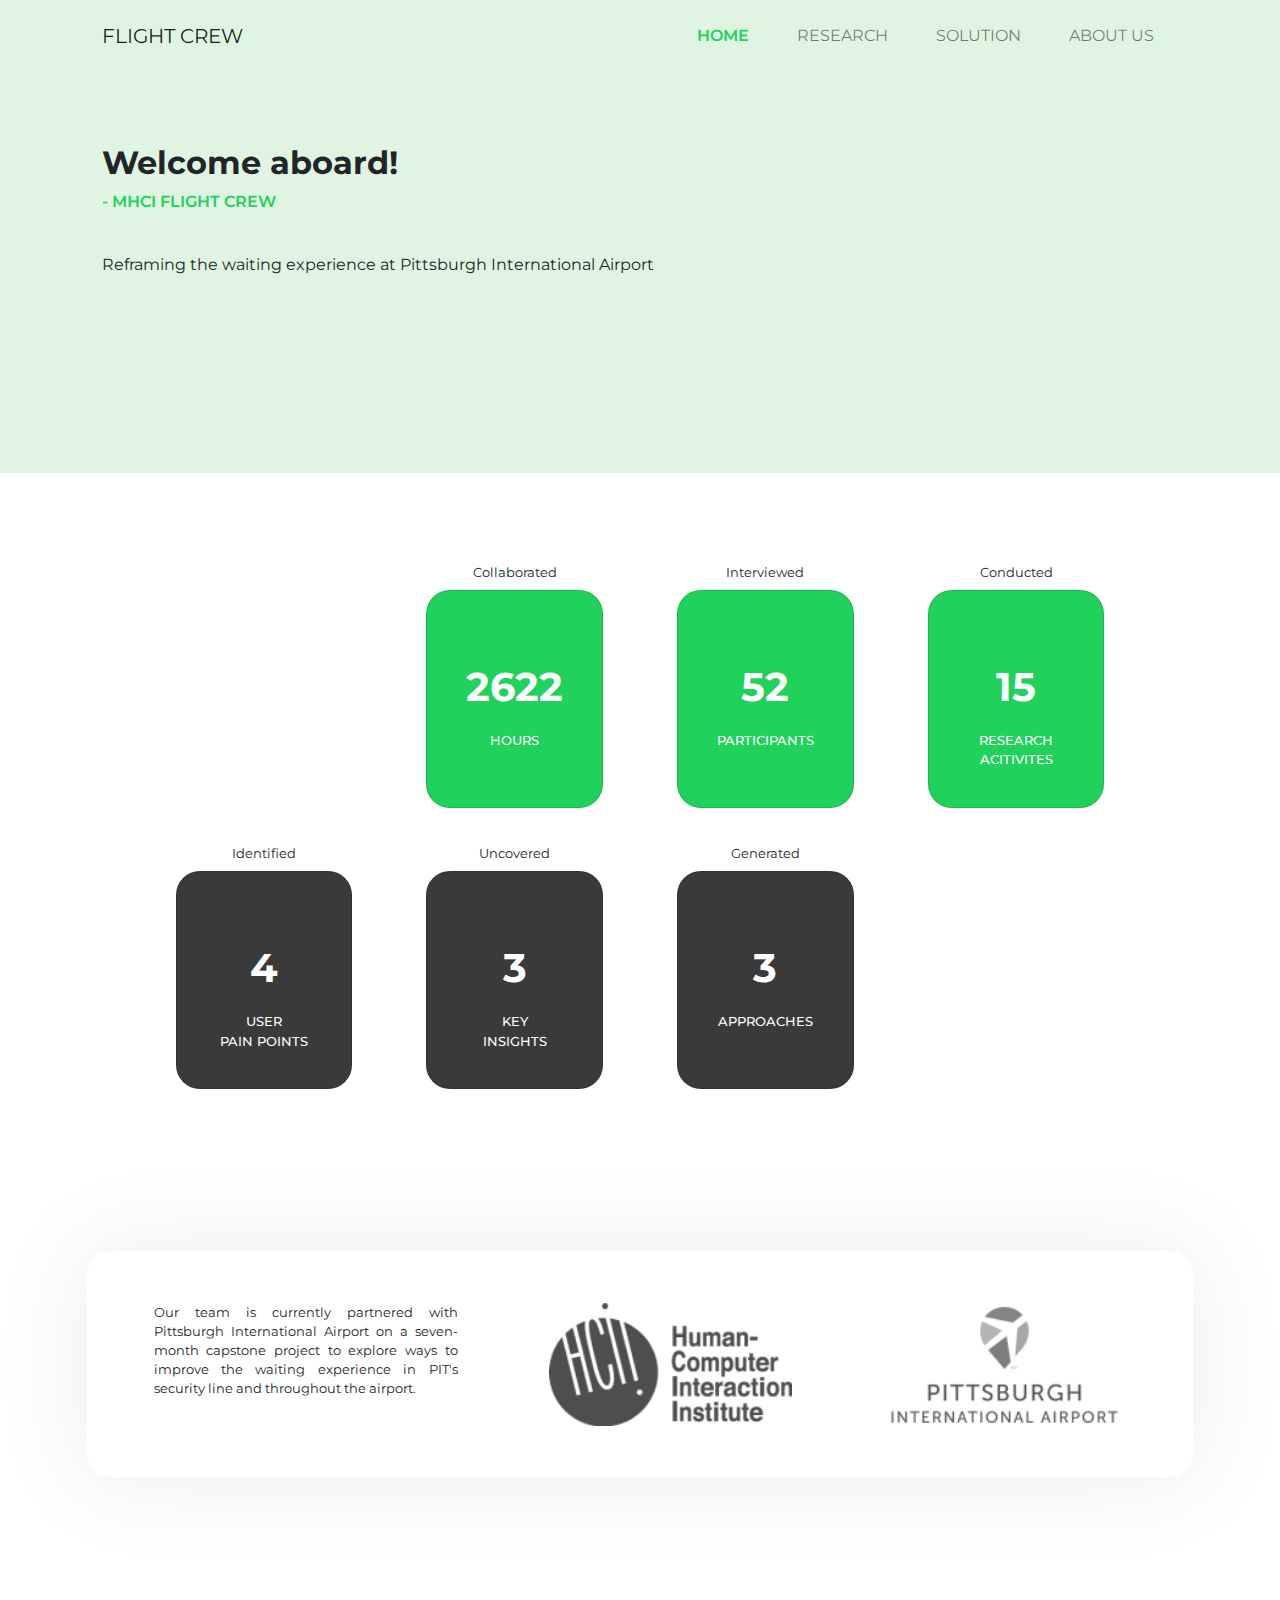
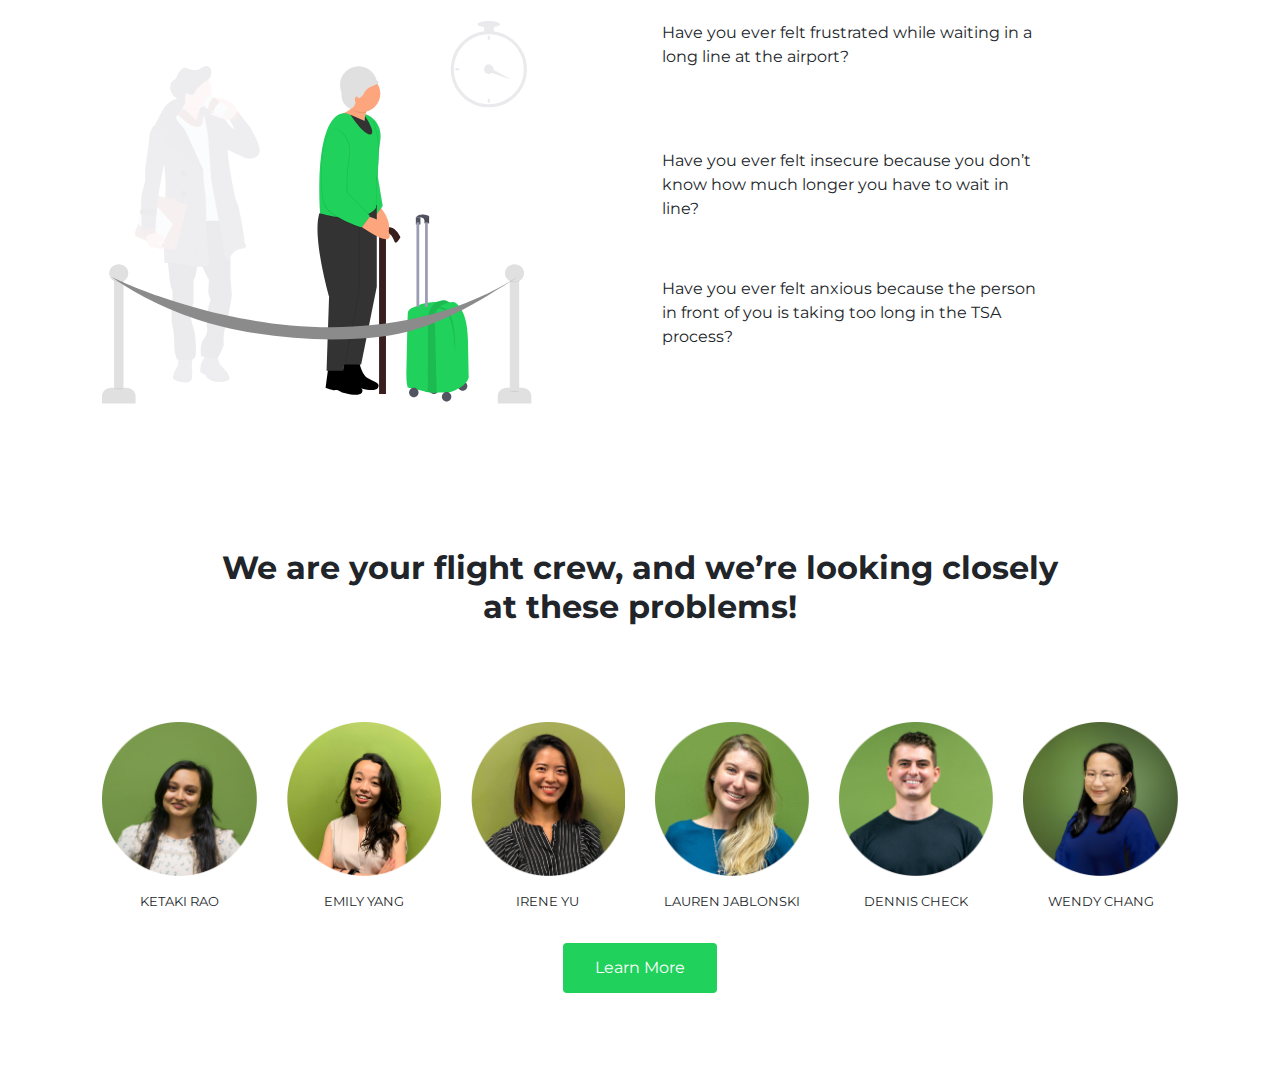
<file: index.html>
<html>

<head>
    <link rel="stylesheet" href="css/bootstrap.css">
    <link rel="stylesheet" href="css/main.css">
    <link href='https://fonts.googleapis.com/css?family=Montserrat:100,200,300,400,500,600,700,800,900' rel='stylesheet'>
    <meta name="viewport" content="width=device-width,initial-scale=1.0">
</head>

<body>
    <div class="hero">
        <nav class="navbar navbar-expand-lg navbar-light">
            <a class="navbar-brand" href="index.html">FLIGHT CREW</a>
            <button class="navbar-toggler" type="button" data-toggle="collapse" data-target="#navbarNavDropdown" aria-controls="navbarNavDropdown" aria-expanded="false" aria-label="Toggle navigation">
                <span class="navbar-toggler-icon"></span>
            </button>
            <div class="collapse navbar-collapse" id="navbarNavDropdown">
                <ul class="navbar-nav ml-auto">
                    <li class="nav-item active">
                        <a class="nav-link" href="index.html">Home <span class="sr-only">(current)</span></a>
                    </li>
                    <li class="nav-item">
                        <a class="nav-link" href="research.html">Research</a>
                    </li>
                    <li class="nav-item">
                        <a class="nav-link" href="solution.html">Solution</a>
                    </li>
                    <li class="nav-item">
                        <a class="nav-link" href="about.html">About Us</a>
                    </li>
                    <!-- <li class="nav-item dropdown">
                        <a class="nav-link dropdown-toggle" href="#" id="navbarDropdownMenuLink" data-toggle="dropdown"
                            aria-haspopup="true" aria-expanded="false">
                            Dropdown link
                        </a>
                        <div class="dropdown-menu" aria-labelledby="navbarDropdownMenuLink">
                            <a class="dropdown-item" href="#">Action</a>
                            <a class="dropdown-item" href="#">Another action</a>
                            <a class="dropdown-item" href="#">Something else here</a>
                        </div>
                    </li> -->
                </ul>
            </div>
        </nav>

        <div class="container-fluid hero-content">
            <div class="row">
                <div class="col-8">
                    <div class="content">
                        <div class="header-content">
                            <h2>Welcome aboard!</h2>
                            <p>- MHCI FLIGHT CREW</p>
                        </div>
                        <div>
                            <p>Reframing the waiting experience at Pittsburgh International Airport</p>
                        </div>
                    </div>
                </div>
                <div class="col-5"></div>
            </div>
        </div>
    </div>
    <section>
        <div class="container-fluid">
            <div class="row card-row green-cards">
                <div class="col-sm">
                </div>
                <div class="col-sm">
                    <div class="group-card">
                        <p>Collaborated</p>
                        <div class="card">
                            <div class="card-content">
                                <div class="card-header">
                                    <h1>2622</h1>
                                </div>
                                <div class="card-title">
                                    <p>HOURS</p>
                                </div>
                            </div>
                        </div>
                    </div>
                </div>
                <div class="col-sm">
                    <div class="group-card">
                        <p>Interviewed</p>
                        <div class="card">
                            <div class="card-content">
                                <div class="card-header">
                                    <h1>52</h1>
                                </div>
                                <div class="card-title">
                                    <p>PARTICIPANTS</p>
                                </div>
                            </div>
                        </div>
                    </div>
                </div>
                <div class="col-sm">
                    <div class="group-card">
                        <p>Conducted</p>
                        <div class="card">
                            <div class="card-content">
                                <div class="card-header">
                                    <h1>15</h1>
                                </div>
                                <div class="card-title">
                                    <p>RESEARCH<br>ACITIVITES</p>
                                </div>
                            </div>
                        </div>
                    </div>
                </div>
            </div>
            <div class="row card-row gray-cards">
                <div class="col-sm">
                    <div class="group-card">
                        <p>Identified</p>
                        <div class="card">
                            <div class="card-content">
                                <div class="card-header">
                                    <h1>4</h1>
                                </div>
                                <div class="card-title">
                                    <p>USER<br>PAIN POINTS</p>
                                </div>
                            </div>
                        </div>
                    </div>
                </div>
                <div class="col-sm">
                    <div class="group-card">
                        <p>Uncovered</p>
                        <div class="card">
                            <div class="card-content">
                                <div class="card-header">
                                    <h1>3</h1>
                                </div>
                                <div class="card-title">
                                    <p>KEY<br>INSIGHTS</p>
                                </div>
                            </div>
                        </div>
                    </div>
                </div>
                <div class="col-sm">
                    <div class="group-card">
                        <p>Generated</p>
                        <div class="card">
                            <div class="card-content">
                                <div class="card-header">
                                    <h1>3</h1>
                                </div>
                                <div class="card-title">
                                    <p>APPROACHES</p>
                                </div>
                            </div>
                        </div>
                    </div>
                </div>
                <div class="col-sm">
                </div>
            </div>
        </div>
    </section>
    <section>
        <div class="container-fluid">
            <div class="row banner">
                <div class="col-sm">
                    <p>Our team is currently partnered with Pittsburgh International Airport on a seven-month capstone project to explore ways to improve the waiting experience in PIT's security line and throughout the airport.</p>
                </div>
                <div class="col-sm">
                    <img src="assets/images/HCII.png" />
                </div>
                <div class="col-sm">
                    <img src="assets/images/PIT.png" />
                </div>

            </div>
        </div>
    </section>
    <section>
        <div class="container-fluid">
            <div class="pain-points">
                <div class="pain-points-img">
                    <img src="assets/images/InlineGraphic.svg" />
                </div>
                <div class="pain-points-content">
                    <div>Have you ever felt frustrated while waiting in a long line at the airport?
                    </div>
                    <div>Have you ever felt insecure because you don’t know how much longer you have to wait in line?
                    </div>
                    <div>Have you ever felt anxious because the person in front of you is taking too long in the TSA process?
                    </div>
                </div>
            </div>
        </div>
    </section>
    <section>
        <div class="container-fluid crew">
            <div class="title">
                <h2>We are your flight crew, and we’re looking closely at these problems!</h2>
            </div>
            <div class="row">
                <div class="col-sm">
                    <img src="assets/images/Ketaki.png" />
                    <p>Ketaki Rao</p>
                </div>
                <div class="col-sm">
                    <img src="assets/images/Emily.png" />
                    <p>Emily Yang</p>
                </div>
                <div class="col-sm">
                    <img src="assets/images/Irene.png" />
                    <p>Irene Yu</p>
                </div>
                <div class="col-sm">
                    <img src="assets/images/Lauren.png" />
                    <p>Lauren Jablonski</p>
                </div>
                <div class="col-sm">
                    <img src="assets/images/Denny.png" />
                    <p>Dennis Check</p>
                </div>
                <div class="col-sm">
                    <img src="assets/images/Wendy.png" />
                    <p>Wendy Chang</p>
                </div>
            </div>
            <div class="learn-more">
                <a class="btn btn-primary" href="about.html">Learn More</a>
            </div>
        </div>
    </section>
    <script src="https://code.jquery.com/jquery-3.2.1.slim.min.js"></script>
    <script src="js/bootstrap.js"></script>
</body>

</html>
</file>
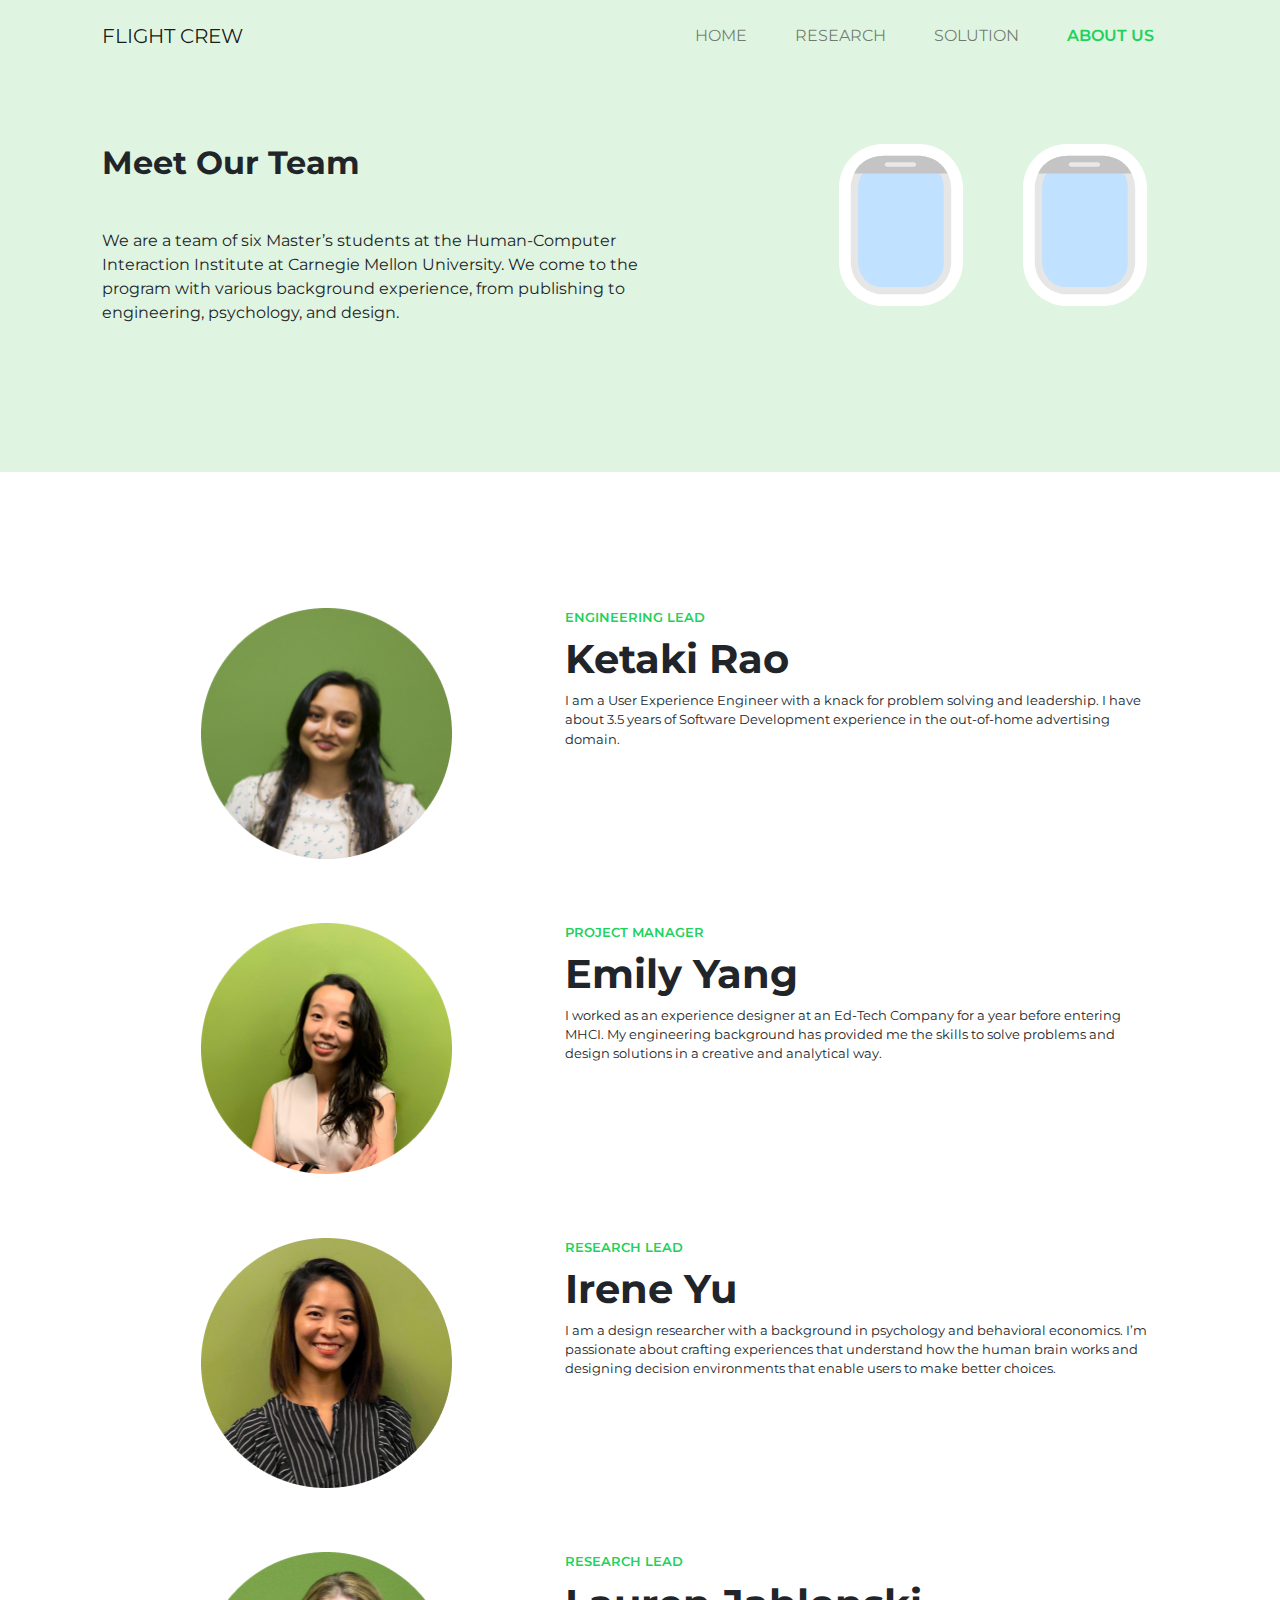
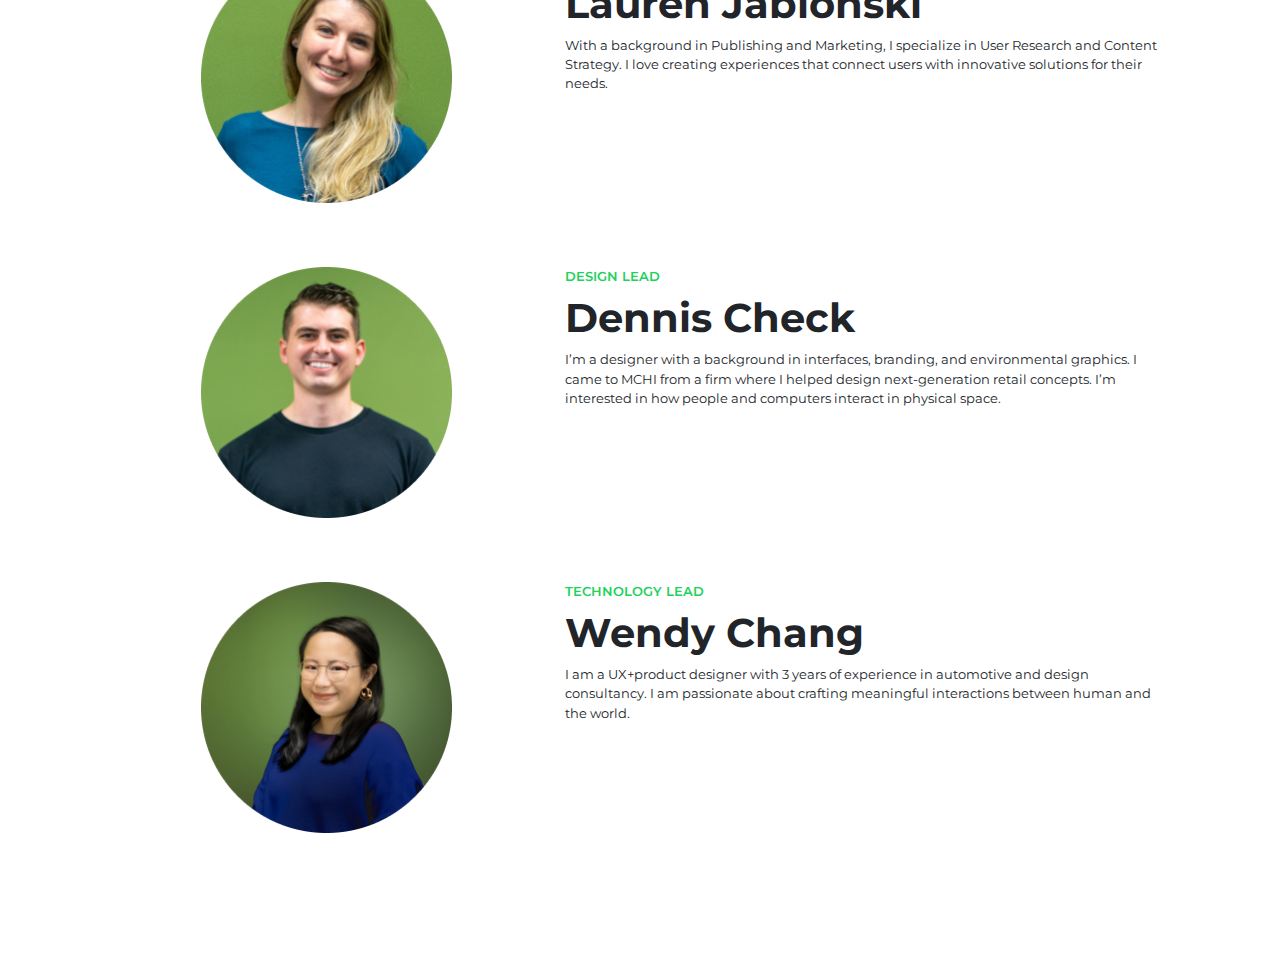
<file: about.html>
<html>

<head>
    <link rel="stylesheet" href="css/bootstrap.css">
    <link rel="stylesheet" href="css/main.css">
    <link href='https://fonts.googleapis.com/css?family=Montserrat:100,200,300,400,500,600,700,800,900' rel='stylesheet'>
    <meta name="viewport" content="width=device-width,initial-scale=1.0">
</head>

<body>
    <div class="hero">
        <nav class="navbar navbar-expand-lg navbar-light">
            <a class="navbar-brand" href="index.html">FLIGHT CREW</a>
            <button class="navbar-toggler" type="button" data-toggle="collapse" data-target="#navbarNavDropdown" aria-controls="navbarNavDropdown" aria-expanded="false" aria-label="Toggle navigation">
                <span class="navbar-toggler-icon"></span>
            </button>
            <div class="collapse navbar-collapse" id="navbarNavDropdown">
                <ul class="navbar-nav ml-auto">
                    <li class="nav-item">
                        <a class="nav-link" href="index.html">Home <span class="sr-only">(current)</span></a>
                    </li>
                    <li class="nav-item">
                        <a class="nav-link" href="research.html">Research</a>
                    </li>
                    <li class="nav-item">
                        <a class="nav-link" href="solution.html">Solution</a>
                    </li>
                    <li class="nav-item active">
                        <a class="nav-link" href="about.html">About Us</a>
                    </li>
                    <!-- <li class="nav-item dropdown">
                        <a class="nav-link dropdown-toggle" href="#" id="navbarDropdownMenuLink" data-toggle="dropdown"
                            aria-haspopup="true" aria-expanded="false">
                            Dropdown link
                        </a>
                        <div class="dropdown-menu" aria-labelledby="navbarDropdownMenuLink">
                            <a class="dropdown-item" href="#">Action</a>
                            <a class="dropdown-item" href="#">Another action</a>
                            <a class="dropdown-item" href="#">Something else here</a>
                        </div>
                    </li> -->
                </ul>
            </div>
        </nav>
        <div class="container-fluid hero-content">
            <div class="row">
                <div class="col-8">
                    <div class="content">
                        <div class="header-content">
                            <h2>Meet Our Team</h2>
                        </div>
                        <div>
                            <p>We are a team of six Master’s students at the Human-Computer Interaction Institute at Carnegie Mellon University. We come to the program with various background experience, from publishing to engineering, psychology, and design.</p>
                        </div>
                    </div>
                </div>
                <div class="col">
                    <img src="assets/images/about/pane.svg" />
                </div>
                <div class="col hide">
                    <img src="assets/images/about/pane.svg" />
                </div>
            </div>
        </div>
    </div>
    <section>
        <div class="container-fluid crew-members">
            <div class="row">
                <div class="col-5">
                    <img src="assets/images/about/Ketaki.png" />
                </div>
                <div class="col-7">
                    <div class="member-info">
                        <p class="title">
                            Engineering Lead
                        </p>
                        <h1>Ketaki Rao</h1>
                        <p class="body">
                            I am a User Experience Engineer with a knack for problem solving and leadership. I have about 3.5 years of Software Development experience in the out-of-home advertising domain.
                        </p>
                    </div>
                </div>
            </div>
            <div class="row">
                <div class="col-5">
                    <img src="assets/images/about/Emily.png" />
                </div>
                <div class="col-7">
                    <div class="member-info">
                        <p class="title">
                            Project Manager
                        </p>
                        <h1>Emily Yang</h1>
                        <p class="body">
                            I worked as an experience designer at an Ed-Tech Company for a year before entering MHCI. My engineering background has provided me the skills to solve problems and design solutions in a creative and analytical way.
                        </p>
                    </div>
                </div>
            </div>
            <div class="row">
                <div class="col-5">
                    <img src="assets/images/about/Irene.png" />
                </div>
                <div class="col-7">
                    <div class="member-info">
                        <p class="title">
                            Research Lead
                        </p>
                        <h1>Irene Yu</h1>
                        <p class="body">
                            I am a design researcher with a background in psychology and behavioral economics. I’m passionate about crafting experiences that understand how the human brain works and designing decision environments that enable users to make better choices.
                        </p>
                    </div>
                </div>
            </div>
            <div class="row">
                <div class="col-5">
                    <img src="assets/images/about/Lauren.png" />
                </div>
                <div class="col-7">
                    <div class="member-info">
                        <p class="title">
                            Research Lead
                        </p>
                        <h1>Lauren Jablonski</h1>
                        <p class="body">
                            With a background in Publishing and Marketing, I specialize in User Research and Content Strategy. I love creating experiences that connect users with innovative solutions for their needs.
                        </p>
                    </div>
                </div>
            </div>
            <div class="row">
                <div class="col-5">
                    <img src="assets/images/about/Denny.png" />
                </div>
                <div class="col-7">
                    <div class="member-info">
                        <p class="title">
                            Design Lead
                        </p>
                        <h1>Dennis Check</h1>
                        <p class="body">
                            I’m a designer with a background in interfaces, branding, and environmental graphics. I came to MCHI from a firm where I helped design next-generation retail concepts. I’m interested in how people and computers interact in physical space.
                        </p>
                    </div>
                </div>
            </div>
            <div class="row">
                <div class="col-5">
                    <img src="assets/images/about/Wendy.png" />
                </div>
                <div class="col-7">
                    <div class="member-info">
                        <p class="title">
                            Technology Lead
                        </p>
                        <h1>Wendy Chang</h1>
                        <p class="body">
                            I am a UX+product designer with 3 years of experience in automotive and design consultancy. I am passionate about crafting meaningful interactions between human and the world.
                        </p>
                    </div>
                </div>
            </div>
        </div>
    </section>
    <script src="https://code.jquery.com/jquery-3.2.1.slim.min.js"></script>
    <script src="js/bootstrap.js"></script>
</body>

</html>
</file>
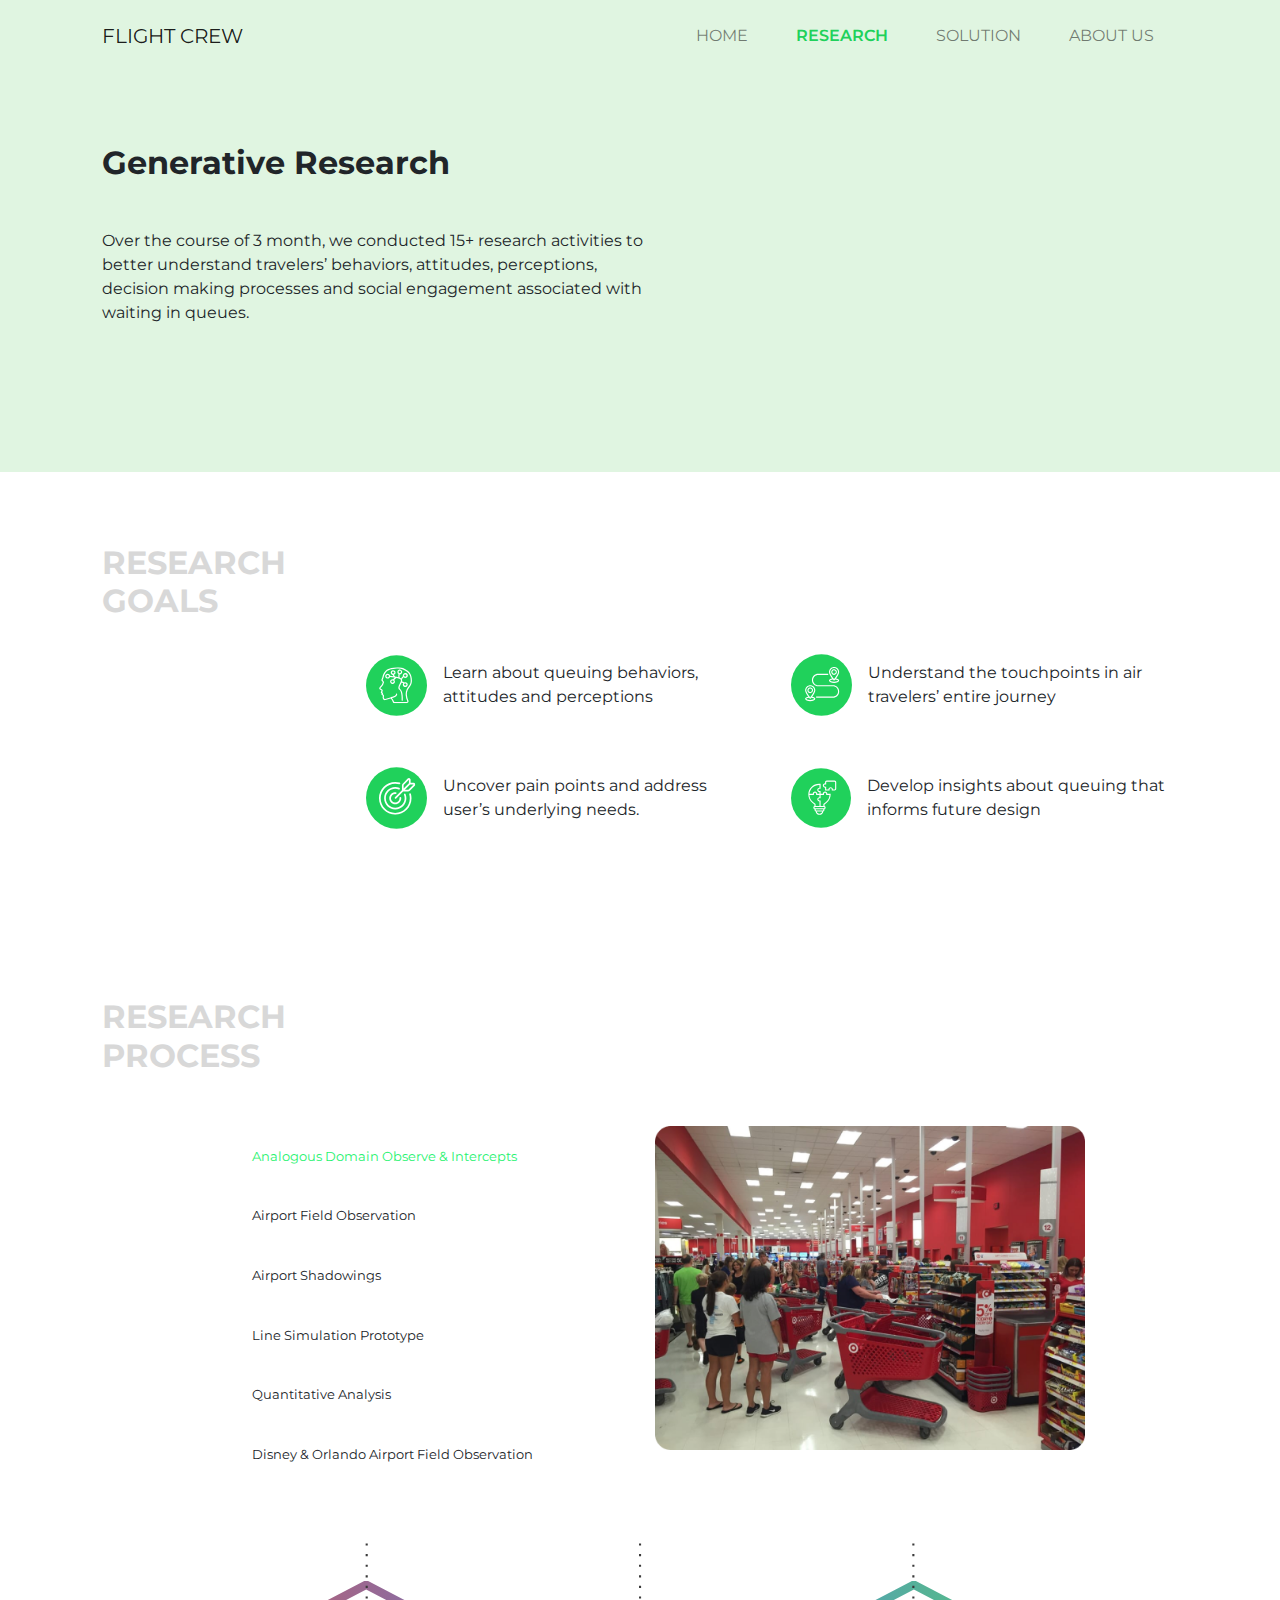
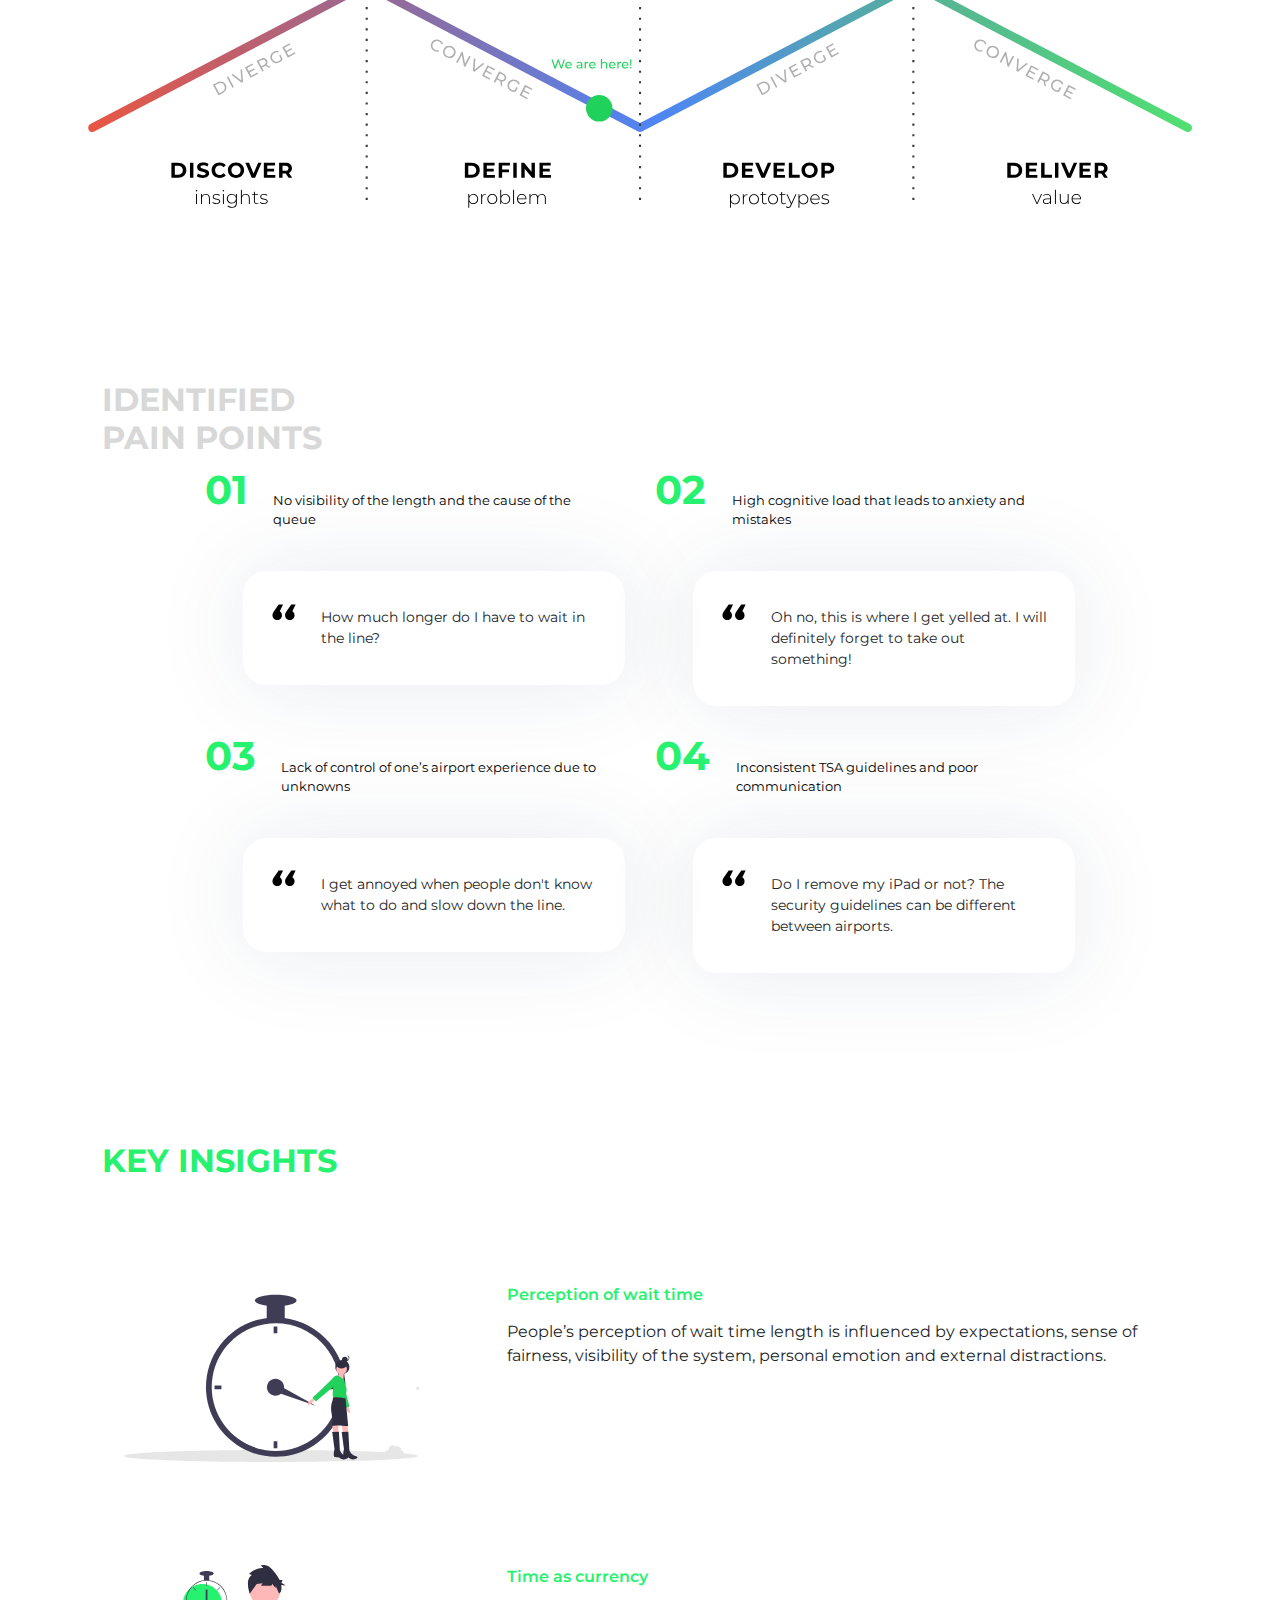
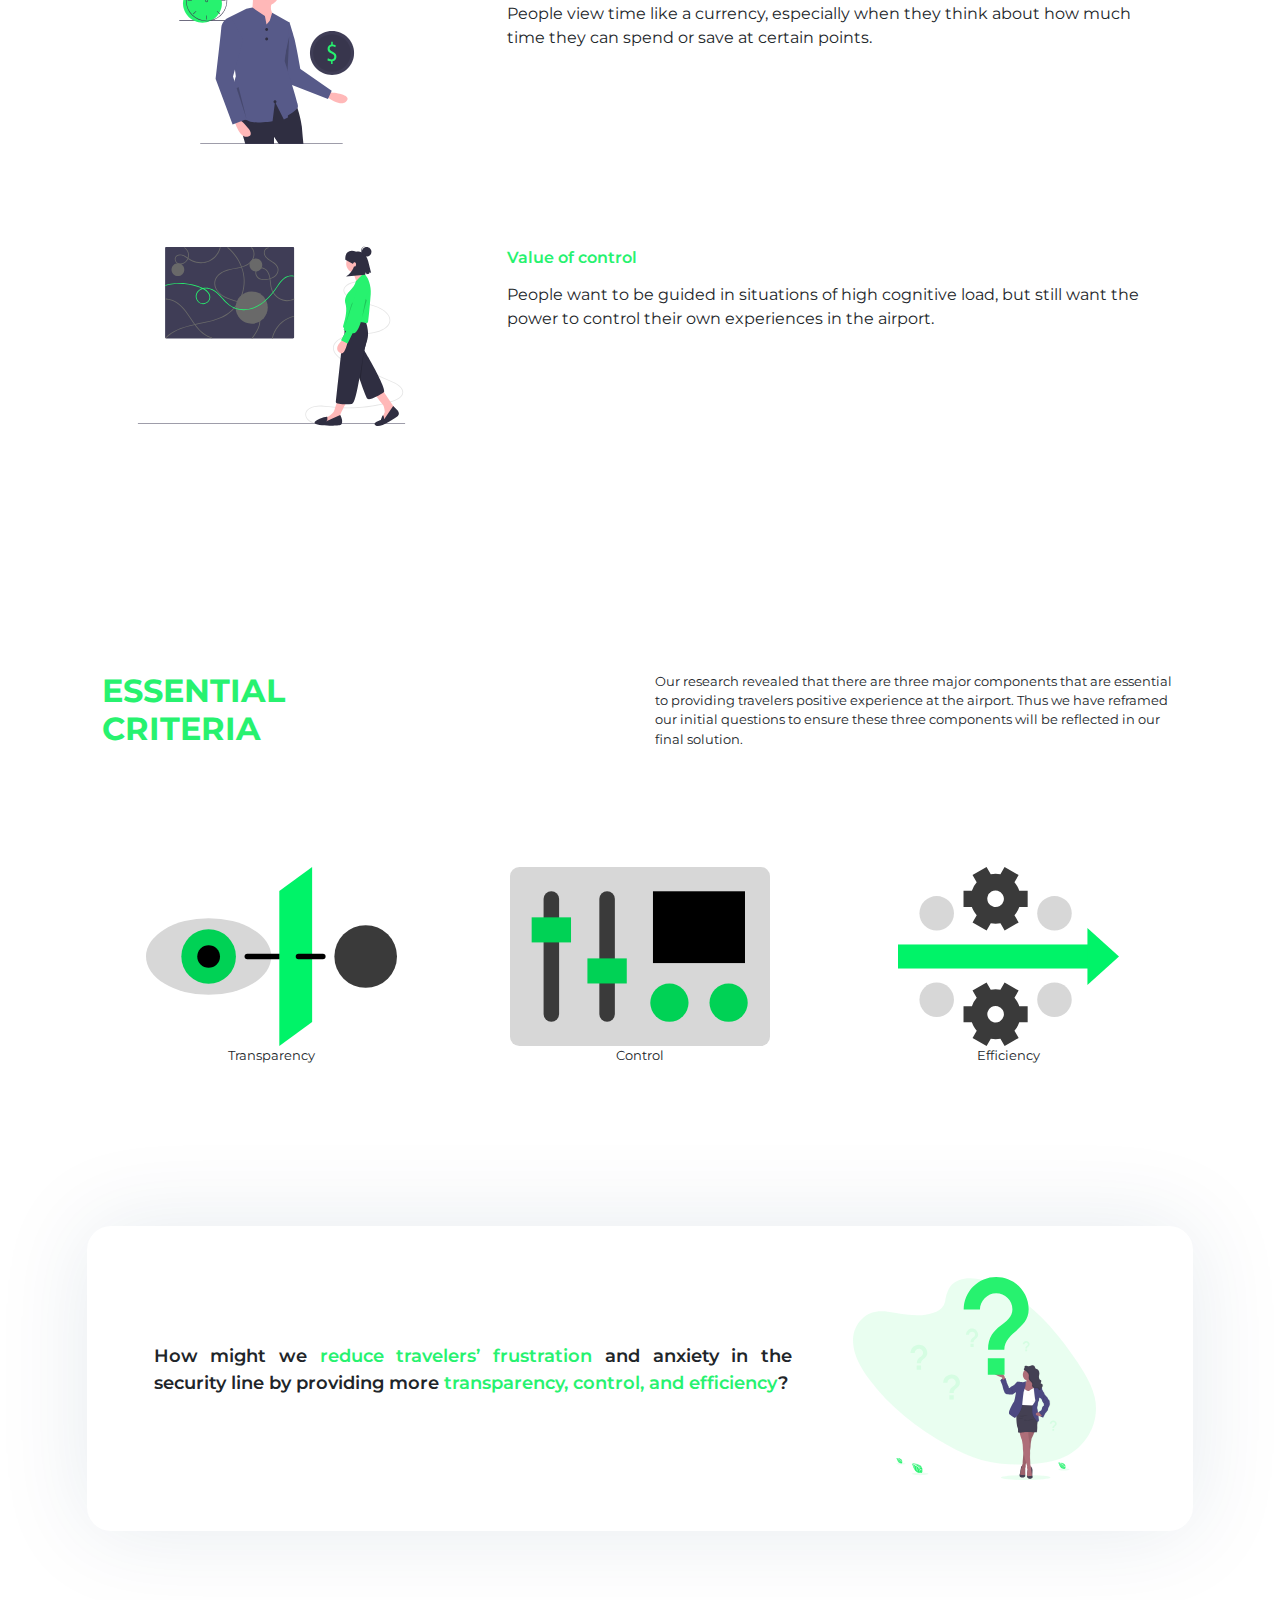
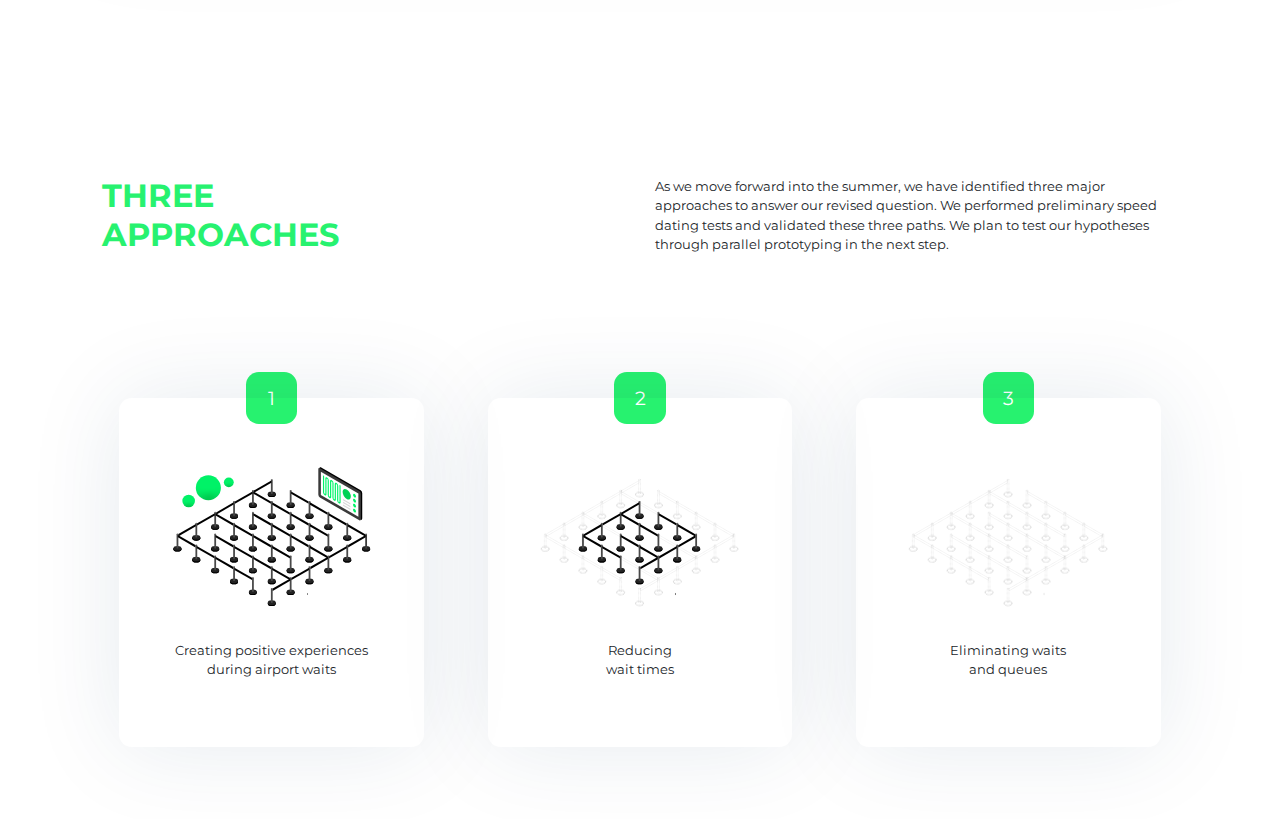
<file: research.html>
<html>

<head>
    <link rel="stylesheet" href="css/bootstrap.css">
    <link rel="stylesheet" href="css/main.css">
    <link href='https://fonts.googleapis.com/css?family=Montserrat:100,200,300,400,500,600,700,800,900' rel='stylesheet'>
    <meta name="viewport" content="width=device-width,initial-scale=1.0">
</head>

<body>
    <div class="hero">
        <nav class="navbar navbar-expand-lg navbar-light">
            <a class="navbar-brand" href="index.html">FLIGHT CREW</a>
            <button class="navbar-toggler" type="button" data-toggle="collapse" data-target="#navbarNavDropdown" aria-controls="navbarNavDropdown" aria-expanded="false" aria-label="Toggle navigation">
                <span class="navbar-toggler-icon"></span>
            </button>
            <div class="collapse navbar-collapse" id="navbarNavDropdown">
                <ul class="navbar-nav ml-auto">
                    <li class="nav-item">
                        <a class="nav-link" href="index.html">Home <span class="sr-only">(current)</span></a>
                    </li>
                    <li class="nav-item active">
                        <a class="nav-link" href="research.html">Research</a>
                    </li>
                    <li class="nav-item">
                        <a class="nav-link" href="solution.html">Solution</a>
                    </li>
                    <li class="nav-item">
                        <a class="nav-link" href="about.html">About Us</a>
                    </li>
                    <!-- <li class="nav-item dropdown">
                        <a class="nav-link dropdown-toggle" href="#" id="navbarDropdownMenuLink" data-toggle="dropdown"
                            aria-haspopup="true" aria-expanded="false">
                            Dropdown link
                        </a>
                        <div class="dropdown-menu" aria-labelledby="navbarDropdownMenuLink">
                            <a class="dropdown-item" href="#">Action</a>
                            <a class="dropdown-item" href="#">Another action</a>
                            <a class="dropdown-item" href="#">Something else here</a>
                        </div>
                    </li> -->
                </ul>
            </div>
        </nav>
        <div class="container-fluid hero-content">
            <div class="row">
                <div class="col-8">
                    <div class="content">
                        <div class="header-content">
                            <h2>Generative Research</h2>
                        </div>
                        <div>
                            <p>Over the course of 3 month, we conducted 15+ research activities to better understand travelers’ behaviors, attitudes, perceptions, decision making processes and social engagement associated with waiting in queues.</p>
                        </div>
                    </div>
                </div>
            </div>
        </div>
    </div>
    <section>
        <div class="container-fluid research-section">
            <div class="title">
                <h2>Research<br>Goals</h2>
            </div>
            <div class="row research-goals">
                <div class="col-sm">
                    <div class="">
                        <img src="assets/images/Research/queueingBehavior.svg" />
                    </div>
                    <div class="body">
                        Learn about queuing behaviors, attitudes and perceptions
                    </div>
                </div>
                <div class="col-sm">
                    <div class="">
                        <img src="assets/images/Research/touchpoint.svg" />
                    </div>
                    <div class="body">
                        Understand the touchpoints in air travelers’ entire journey
                    </div>
                </div>
            </div>
            <div class="row research-goals">
                <div class="col-sm">
                    <div class="">
                        <img src="assets/images/Research/uncoverPain.svg" />
                    </div>
                    <div class="body">
                        Uncover pain points and address user’s underlying needs.
                    </div>
                </div>
                <div class="col-sm">
                    <div class="">
                        <img src="assets/images/Research/insights.svg" />
                    </div>
                    <div class="body">
                        Develop insights about queuing that informs future design
                    </div>
                </div>
            </div>
        </div>
    </section>
    <section>
        <div class="container-fluid research-section">
            <div class="title">
                <h2>Research<br>Process</h2>
            </div>
            <div class="research-activities">
                <div id="ra-1" class="row">
                    <div class="col-5">
                        <ul>
                            <li><span>Analogous Domain Observe & Intercepts</span></li>
                            <li>Airport Field Observation</li>
                            <li>Airport Shadowings</li>
                            <li>Line Simulation Prototype</li>
                            <li>Quantitative Analysis</li>
                            <li>Disney & Orlando Airport Field Observation</li>
                        </ul>
                    </div>
                    <div class="col-7 text-center">
                        <img src="assets/images/Research/analogous.png" />
                    </div>
                </div>
                <div id="ra-2" class="row invisible">
                    <div class="col-5">
                        <ul>
                            <li>Analogous Domain Observe & Intercepts</li>
                            <li>Airport Field Observation</li>
                            <li>Airport Shadowings</li>
                            <li><span>Line Simulation Prototype</span></li>
                            <li>Quantitative Analysis</li>
                            <li>Disney & Orlando Airport Field Observation</li>
                        </ul>
                    </div>
                    <div class="col-7 text-center">
                        <img src="assets/images/Research/pretotype.png" />
                    </div>
                </div>
                <div id="ra-3" class="row invisible">
                    <div class="col display-text">
                        <b>We will be there soon! More to come by the end of August.</b>
                    </div>
                </div>
            </div>
            <div class="row research-process">
                <div id="p-1" class="col"></div>
                <div id="p-2" class="col"></div>
                <div id="p-3" class="col"></div>
                <div id="p-3" class="col"></div>
            </div>
        </div>
    </section>
    <section>
        <div class="container-fluid research-section">
            <div class="title">
                <h2>Identified<br>Pain Points</h2>
            </div>
            <div class="row ipain-points">
                <div class="col-sm">
                    <div class="top">
                        <div class="num">
                            <h1>01</h1>
                        </div>
                        <div class="title">
                            <p>No visibility of the length and the cause of the queue</p>
                        </div>
                    </div>
                    <div class="quote">
                        <p class="mark">
                            <img src="assets/images/Research/mark.svg" />
                        </p>
                        <p>How much longer do I have to wait in the line? </p>
                    </div>
                </div>
                <div class="col-sm">
                    <div class="top">
                        <div class="num">
                            <h1>02</h1>
                        </div>
                        <div class="title">
                            <p>High cognitive load that leads to anxiety and mistakes</p>
                        </div>
                    </div>
                    <div class="quote">
                        <p class="mark">
                            <img src="assets/images/Research/mark.svg" />
                        </p>
                        <p>Oh no, this is where I get yelled at. I will definitely forget to take out something!</p>
                    </div>
                </div>
            </div>
            <div class="row ipain-points">
                <div class="col-sm">
                    <div class="top">
                        <div class="num">
                            <h1>03</h1>
                        </div>
                        <div class="title">
                            <p>Lack of control of one’s airport experience due to unknowns</p>
                        </div>
                    </div>
                    <div class="quote">
                        <p class="mark">
                            <img src="assets/images/Research/mark.svg" />
                        </p>
                        <p>I get annoyed when people don't know what to do and slow down the line. </p>
                    </div>
                </div>
                <div class="col-sm">
                    <div class="top">
                        <div class="num">
                            <h1>04</h1>
                        </div>
                        <div class="title">
                            <p>Inconsistent TSA guidelines and poor communication</p>
                        </div>
                    </div>
                    <div class="quote">
                        <p class="mark">
                            <img src="assets/images/Research/mark.svg" />
                        </p>
                        <p>Do I remove my iPad or not? The security guidelines can be different between airports.</p>
                    </div>
                </div>
            </div>
    </section>
    <section>
        <div class="container-fluid insight-section">
            <div class="title">
                <h2>Key Insights</h2>
            </div>
            <div class="row">
                <div class="col-4">
                    <img src="assets/images/Research/perceptionOfWait.svg" />
                </div>
                <div class="col-8">
                    <div class="insight-title">
                        Perception of wait time
                    </div>
                    <div class="insight-body">
                        People’s perception of wait time length is influenced by expectations, sense of fairness, visibility of the system, personal emotion and external distractions.
                    </div>
                </div>
            </div>
            <div class="row">
                <div class="col-4">
                    <img src="assets/images/Research/timeAsCurrency.svg" />
                </div>
                <div class="col-8">
                    <div class="insight-title">
                        Time as currency
                    </div>
                    <div class="insight-body">
                        People view time like a currency, especially when they think about how much time they can spend or save at certain points.
                    </div>
                </div>
            </div>
            <div class="row">
                <div class="col-4">
                    <img src="assets/images/Research/valueOfControl.svg" />
                </div>
                <div class="col-8">
                    <div class="insight-title">
                        Value of control
                    </div>
                    <div class="insight-body">
                        People want to be guided in situations of high cognitive load, but still want the power to control their own experiences in the airport.
                    </div>
                </div>
            </div>
        </div>
    </section>
    <section>
        <div class="container-fluid insight-section">
            <div class="row">
                <div class="col">
                    <div class="title">
                        <h2>Essential<br>Criteria</h2>
                    </div>
                </div>
                <div class="col hide">
                    <p>Our research revealed that there are three major components that are essential to providing travelers positive experience at the airport. Thus we have reframed our initial questions to ensure these three components will be reflected
                        in our final solution.</p>
                </div>
            </div>
            <div class="row criteria">
                <div class="col">
                    <div class="criteria-group">
                        <img src="assets/images/Research/transparency.svg" />
                        <p>
                            Transparency
                        </p>
                    </div>
                    <div class="overlay">
                        <p>Users want to see the length of the wait and speed of the line, and are more comfortable waiting when they have this visibility.</p>
                    </div>
                </div>
                <div class="col">
                    <div class="criteria-group">
                        <img src="assets/images/Research/control.svg" />
                        <p>
                            Control
                        </p>
                    </div>
                    <div class="overlay">
                        <p>Users want guidance in situations where they have a lot to keep track of, but they value the ability to make decisions about their air travel.</p>
                    </div>
                </div>
                <div class="col">
                    <div class="criteria-group">
                        <img src="assets/images/Research/efficiency.svg" />
                        <p>
                            Efficiency
                        </p>
                    </div>
                    <div class="overlay">
                        <p>Users are happiest when airport processes are quick, smooth and free of unexpected frustrations.</p>
                    </div>
                </div>
            </div>
    </section>
    <section>
        <div class="container-fluid research-question">
            <div class="row banner">
                <div class="col-8">
                    <p>How might we <span>reduce travelers’ frustration</span> and anxiety in the security line by providing more <span>transparency, control, and efficiency</span>?</p>
                </div>
                <div class="col-4 text-center">
                    <img src="assets/images/Research/undraw_questions_75e0 1.svg" />
                </div>
            </div>
        </div>
    </section>
    <section>
        <div class="container-fluid insight-section">
            <div class="row">
                <div class="col">
                    <div class="title">
                        <h2>Three<br>Approaches</h2>
                    </div>
                </div>
                <div class="col hide">
                    <p>As we move forward into the summer, we have identified three major approaches to answer our revised question. We performed preliminary speed dating tests and validated these three paths. We plan to test our hypotheses through parallel
                        prototyping in the next step.</p>
                </div>
            </div>
            <div class="row approaches">
                <div class="col-sm approach-group">
                    <div class="approach-num-grp">
                        <div class="approach-num">
                            1
                        </div>
                    </div>
                    <div class="approach-num-grp">
                        <div class="approach-card">
                            <img src="assets/images/Research/queueEngage.svg" />
                            <p>Creating positive experiences during airport waits</p>
                        </div>
                    </div>
                </div>
                <div class="col-sm approach-group">
                    <div class="approach-num-grp">
                        <div class="approach-num">
                            2
                        </div>
                    </div>
                    <div class="approach-num-grp">
                        <div class="approach-card">
                            <img src="assets/images/Research/queueReduce.svg" />
                            <p>Reducing<br>wait times</p>
                        </div>
                    </div>
                </div>
                <div class=" col-sm approach-group ">
                    <div class="approach-num-grp ">
                        <div class="approach-num ">
                            3
                        </div>
                    </div>
                    <div class="approach-num-grp ">
                        <div class="approach-card ">
                            <img src="assets/images/Research/queueEliminate.svg" />
                            <p>Eliminating waits<br>and queues</p>
                        </div>
                    </div>
                </div>
            </div>
    </section>
    <script src="https://code.jquery.com/jquery-3.2.1.slim.min.js "></script>
    <script src="js/bootstrap.js "></script>
    <script>
        $(document).ready(function() {
            $(".research-process div").mouseover(function(e) {
                $(".research-process div").removeClass('phase-active');
                $(this).addClass('phase-active');
                $(".research-activities>div").addClass("invisible");

                var id = e.target.id.split("-")[1];
                $("#ra-" + id).removeClass("invisible");
            });
        });
    </script>
</body>

</html>
</file>
<file: css/main.css>
body {
        font-family: 'Montserrat';
    }
    
    .hero {
        display: flex;
        flex-direction: column;
        width: 100%;
        background-color: #e0f5e1;
    }
    
    .hero-content p {
        font-size: 1rem;
        margin-top: 3vw;
    }
    
    p {
        font-size: 1vw;
    }
    
    img {
        width: 100%;
    }
    
    nav {
        margin: 0 8vw;
        padding: 0!important;
    }
    
    nav a {
        text-decoration: none;
        color: #3a3a3a;
    }
    
    .nav-item {
        text-transform: uppercase;
        padding: 1em;
    }
    
    .active a {
        color: #20D15B!important;
        font-weight: 600;
    }
    
    .container-fluid {
        padding: 8vh 8vw;
    }
    
    h1,
    h2,
    h3,
    h4,
    h5,
    h6 {
        font-weight: 700;
    }
    
    .content {
        width: 80%;
        display: flex;
        flex-direction: column;
        align-content: space-around;
        min-height: 16em;
    }
    
    .hero-content .col img {
        width: 80%;
        margin: 0 auto;
    }
    
    .header-content p {
        margin: 0;
        color: #20D15B;
        font-weight: 600;
    }
    
    .card-row {
        padding: 2vh 4vw;
    }
    
    .card {
        display: flex;
        color: #fff;
        border-radius: 1.5em;
        width: 80%;
        margin: 0 auto;
    }
    
    .card-header {
        background-color: transparent;
        border: none;
    }
    
    .card p {
        text-align: center;
        height: 5em;
        font-weight: 500;
    }
    
    .card h1 {
        text-align: center;
        padding: 1.5em 0 0 0;
    }
    
    .invisible {
        display: none;
    }
    
    .green-cards .card {
        background-color: #20D15B;
    }
    
    .gray-cards .card {
        background-color: #3A3A3A;
    }
    
    .group-card p {
        text-align: center;
        margin-bottom: 0.5rem;
    }
    
    .banner {
        padding: 4vw;
        border-radius: 1.5em;
        box-shadow: 0px 0px 94px rgba(18, 61, 101, 0.1);
    }
    
    .banner .col-sm {
        text-align: right;
    }
    
    .banner img {
        width: 80%;
    }
    
    .banner p {
        text-align: justify;
    }
    
    .pain-points {
        display: flex;
    }
    
    .pain-points-img {
        width: 40%;
    }
    
    .pain-points-content {
        width: 60%;
        display: flex;
        flex-direction: column;
        justify-content: space-around;
    }
    
    .pain-points-content div {
        width: 60%;
        margin: 0 auto;
        min-height: 8em;
    }
    
    .crew {
        text-align: center;
    }
    
    .crew .title {
        width: 80%;
        margin: 0 auto;
        text-align: center;
    }
    
    .crew .row {
        margin-top: 6rem;
    }
    
    .crew .col-sm {
        text-align: center;
    }
    
    .crew .col-sm p {
        padding: 1rem 0;
        text-transform: uppercase;
    }
    
    .btn-primary {
        background-color: #20D15B;
        color: #fff;
        text-decoration: none;
        border: none;
        padding: 0.8rem 2rem;
    }
    
    .crew-members {
        text-align: center;
    }
    
    .crew-members img {
        width: 60%;
    }
    
    .member-info {
        text-align: left;
    }
    
    .member-info .title {
        text-transform: uppercase;
        color: #20D15B;
        font-size: 0.8rem;
        font-weight: 600;
        margin-bottom: 0.5rem;
    }
    
    .crew-members .row {
        margin: 4rem 0;
    }
    
    .research-section .title {
        color: #D8D8D8;
        text-transform: uppercase;
    }
    
    .research-goals {
        padding: 2vw 0 2vw 20vw;
    }
    
    .research-goals .col-sm {
        display: flex;
    }
    
    .research-goals .col-sm div {
        padding: 0 0.5rem;
        display: flex;
        align-items: center;
    }
    
    .ipain-points {
        padding: 0 8vw;
    }
    
    .ipain-points .top {
        display: flex;
    }
    
    .ipain-points .num {
        color: #27F26F;
    }
    
    .ipain-points .title {
        color: #000;
        text-transform: none;
        font-size: 1.2rem;
        padding: 2vw 2vw 0 2vw;
    }
    
    .ipain-points .quote {
        margin: 2vw 0 2vw 3vw;
        padding: 4vh 2vw;
        border-radius: 1.5em;
        box-shadow: 0px 0px 94px rgba(18, 61, 101, 0.1);
        display: flex;
    }
    
    .quote .mark {
        background-color: transparent;
        padding-right: 2vw;
        margin-top: -0.5vw;
    }
    
    .quote .mark img {
        width: 1.5rem;
    }
    
    .quote p {
        font-size: 1.1vw;
        margin-bottom: 0;
    }
    
    .insight-section .col-4 {
        text-align: center;
    }
    
    .insight-section .row {
        margin-top: 8vw;
    }
    
    .insight-section .title {
        color: #27F26F;
        text-transform: uppercase;
    }
    
    .insight-section .col-8 {
        padding: 0 4vw;
    }
    
    .insight-section .insight-title {
        color: #27F26F;
        padding-bottom: 1vw;
        font-weight: 600;
    }
    
    .insight-section img {
        height: 14vw;
    }
    
    .text-center {
        text-align: center;
    }
    
    .research-question .banner p {
        font-size: 1.4vw;
        font-weight: 600;
    }
    
    .research-question .banner .col-8 {
        display: flex;
        align-items: center;
    }
    
    .approach-num {
        background-color: #27F26F;
        color: #fff;
        width: 4vw;
        height: 4vw;
        display: flex;
        align-items: center;
        justify-content: center;
        border-radius: 1vw;
        font-size: 1.5vw;
        margin-bottom: -2vw;
    }
    
    .approach-group {
        display: flex;
        flex-direction: column;
    }
    
    .approach-card {
        width: 90%;
        border-radius: 1vw;
        text-align: center;
        padding: 4vw;
        box-shadow: 0px 0px 94px rgba(18, 61, 101, 0.1);
    }
    
    .approach-card p {
        font-size: 1vw;
        margin-top: 1vw;
    }
    
    .approach-num-grp {
        display: flex;
        justify-content: center;
    }
    
    span {
        color: #27F26F;
    }
    
    .criteria .col {
        display: flex;
        justify-content: center;
        text-align: center;
        position: relative;
    }
    
    .criteria .col:hover .overlay {
        opacity: 100%;
    }
    
    .criteria .overlay {
        position: absolute;
        top: 0;
        bottom: 0;
        left: 0;
        right: 0;
        height: 100%;
        width: 100%;
        opacity: 0;
        transition: .5s ease;
        display: flex;
        justify-content: center;
        background-color: #fff;
    }
    
    .overlay p {
        padding: 4vw 6vw;
    }
    
    .research-process {
        background-image: url("../assets/images/Research/process.svg");
        background-repeat: no-repeat;
        background-size: 100% 100%;
        margin-top: 2rem;
    }
    
    .research-process .col {
        height: 25vw;
        border-radius: 1.5em;
    }
    
    .phase-active {
        background-color: #D8D8D8;
        opacity: 20%;
    }
    
    .research-activities {
        margin-top: 4vw;
    }
    
    .research-activities div {
        height: 28vw;
    }
    
    .research-activities .col-5 {
        display: flex;
        justify-content: flex-end;
    }
    
    .research-activities .col-5 ul {
        height: 100%;
        display: flex;
        flex-direction: column;
        justify-content: space-around;
        margin: 0;
        font-size: 1vw;
        list-style-type: none;
    }
    
    .research-activities .col-7 img {
        width: 70%;
    }
    
    .research-activities .display-text {
        display: flex;
        justify-content: center;
        align-items: center;
    }
    
    @media only screen and (max-width: 600px) {
        p {
            font-size: 3vw;
        }
        .hide {
            display: none;
        }
        .banner img {
            padding: 2em 0;
        }
        .banner .col-sm {
            text-align: center;
        }
        .pain-points-content {
            width: 100%;
            margin: 2em 0;
        }
        .pain-points-content div {
            width: 90%;
        }
        .pain-points-img {
            width: 90%;
        }
        .group-card {
            margin: 1rem 0;
        }
        .pain-points {
            display: block;
        }
        .crew .col-sm img {
            width: 40%;
        }
        .crew .col-sm {
            margin: 1rem 0;
        }
        .crew-members img {
            width: 100%;
        }
        .research-goals {
            padding: 0;
        }
        .research-goals .col-sm {
            margin-top: 2vw;
        }
        .research-goals .body {
            font-size: 3vw;
        }
        .ipain-points .col-sm {
            margin-top: 12vw;
        }
        .insight-section img {
            height: 20vw;
            max-width: 100%;
        }
        .quote p {
            font-size: 2.5vw;
            margin-bottom: 0;
        }
        .research-question .banner p {
            font-size: 3vw;
        }
        .approach-card {
            width: 80%;
            padding: 8vw;
            border-radius: 4vw;
        }
        .approach-card p {
            font-size: 3vw;
            margin-top: 8vw;
        }
        .approaches .col-sm {
            margin-top: 4vw;
        }
        .approach-num {
            height: 8vw;
            width: 8vw;
            font-size: 4vw;
            margin-bottom: -4vw;
        }
        .hero-content p {
            font-size: 3vw;
        }
        .overlay p {
            padding: 1vw 2vw;
            font-size: 2vw;
        }
        .research-activities .col-5 ul {
            font-size: 1.5vw;
        }
    }
</file>
